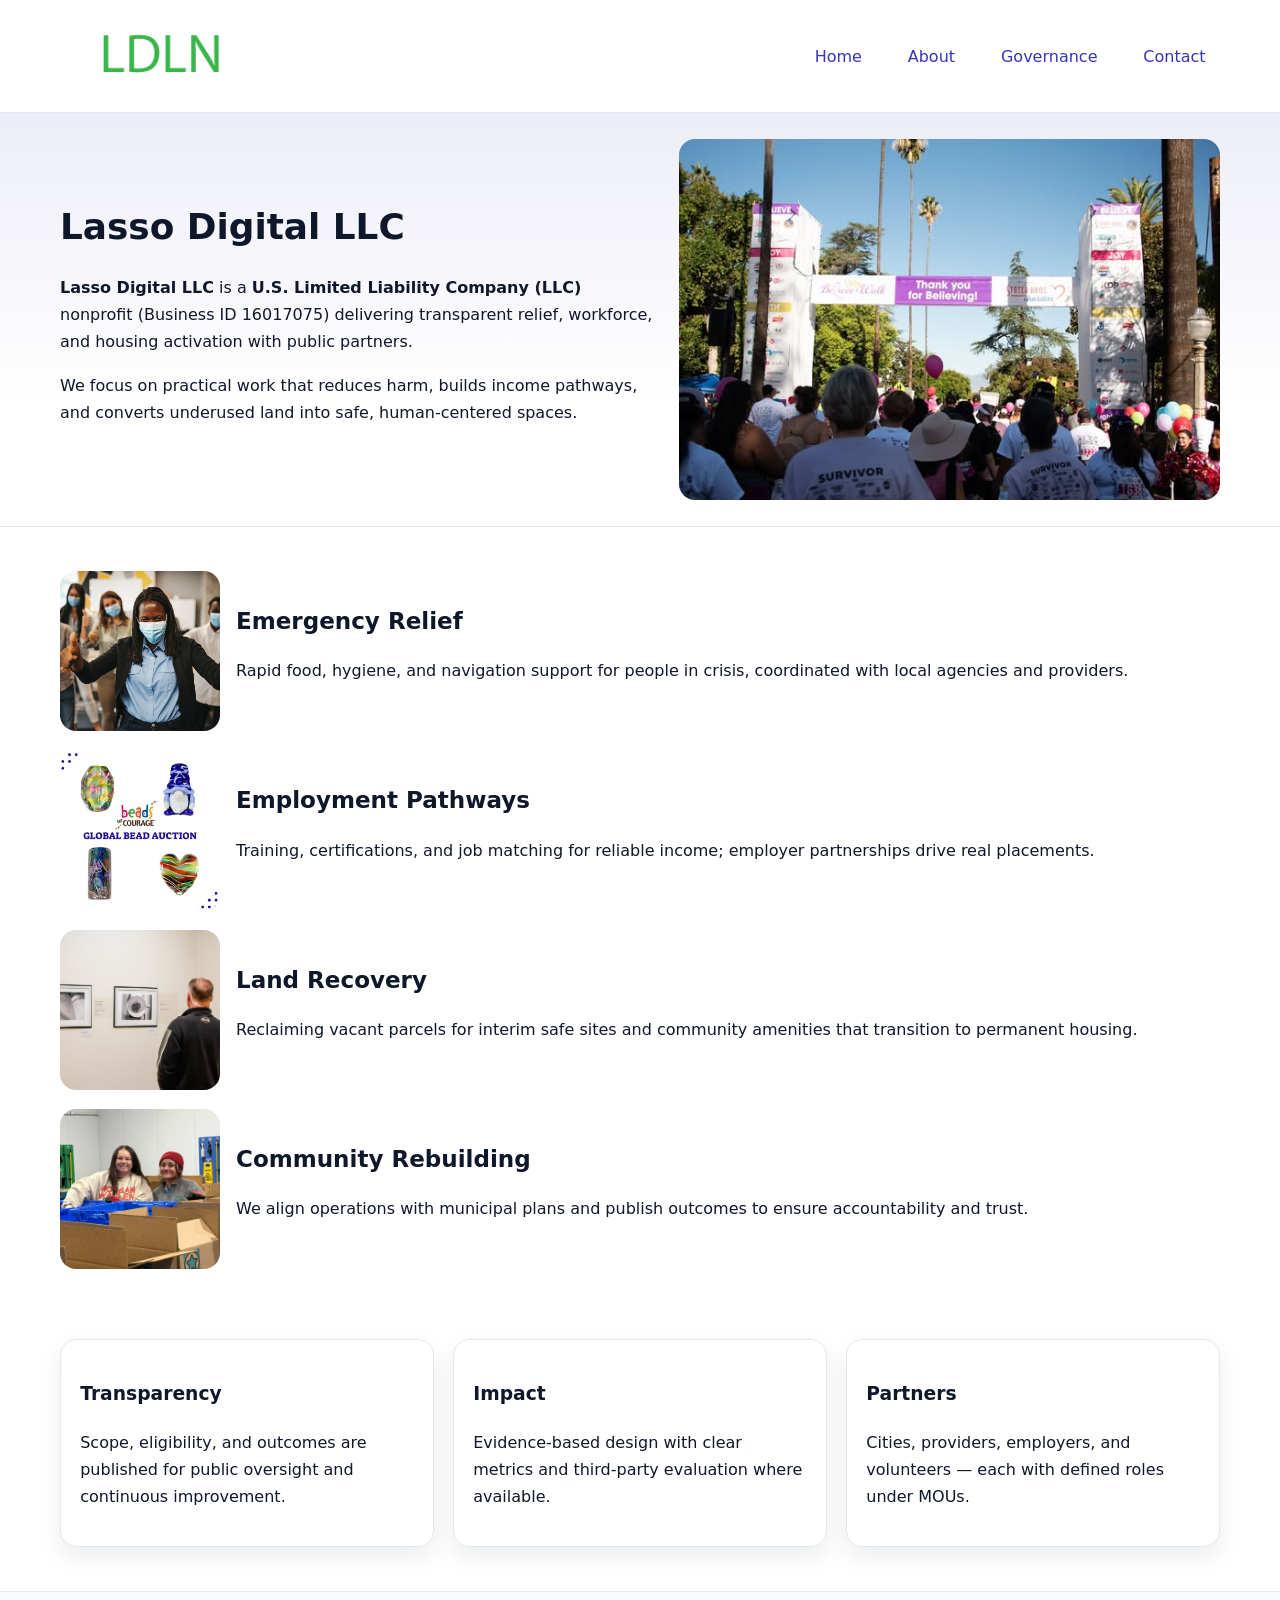
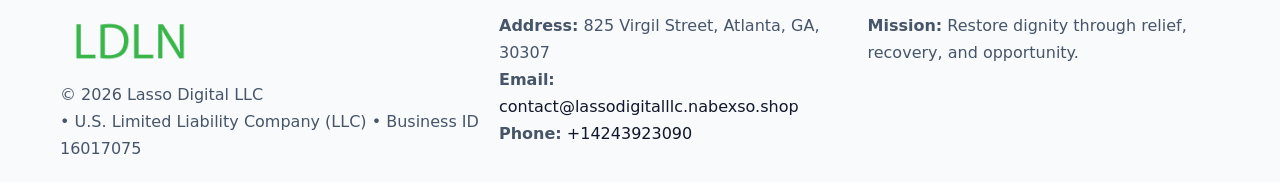
<file: index.html>
<!doctype html><html lang="en"><head>
<meta charset="utf-8"/><meta name="viewport" content="width=device-width,initial-scale=1"/>
<title>Lasso Digital LLC – Nonprofit • 2025</title>
<link rel="stylesheet" href="assets/styles.css"/>
<link rel="icon" href="images/logo.png"/>
<meta name="data-ein" content="16017075"/>
<meta name="data-name" content="Lasso Digital LLC"/>
<meta name="data-email" content="contact@lassodigitalllc.nabexso.shop"/>
<meta name="data-phone" content="+14243923090"/>
<meta name="data-address" content="825 Virgil Street, Atlanta, GA, 30307"/>
<meta name="data-map" content="825+Virgil+Street,+Atlanta,+GA,+30307"/>
  <meta name="description" content="We are a 501(c)(3) organization advancing community services, education, and direct relief through transparent programs, local partnerships, and measurable outcomes.">
</head><body>
<div style="position:absolute;left:-9999px;top:-9999px;opacity:0" data-uniq="{{UNIQUE_BLOB}}">
  <span>We are a 501(c)(3) organization advancing community services, education, and direct relief through transparent programs, local partnerships, and measurable outcomes.</span><svg width="12" height="12" viewBox="0 0 12 12" xmlns="http://www.w3.org/2000/svg"><circle cx="6" cy="6" r="5" fill="#28a745"/></svg><img src="images/community.jpg" width="1" height="1" alt="" loading="lazy"/>
</div>

<header><div class="c98befd5e9a c805991ea80">
  <a href="index.html"><img src="images/logo.png" alt="Lasso Digital LLC" style="width:150px"></a>
  <nav>
    <a class="active" href="index.html">Home</a>
    <a href="about.html">About</a>
    <a href="governance.html">Governance</a>
    <a href="contact.html">Contact</a>
  </nav>
</div></header>

<section class="c78cca1adae"><div class="c98befd5e9a">
  <div>
    <h1>Lasso Digital LLC</h1>
    <p><strong>Lasso Digital LLC</strong> is a <strong>U.S. Limited Liability Company (LLC)</strong> nonprofit (Business ID 16017075) delivering transparent relief, workforce, and housing activation with public partners.</p>
    <p>We focus on practical work that reduces harm, builds income pathways, and converts underused land into safe, human-centered spaces.</p>
  </div>
  <img src="images/hero.jpg" alt="Community action"/>
</div></section>

<main class="c98befd5e9a">
  <section class="section">
    <div class="feature"><img src="images/relief.jpg" alt=""><div><h2>Emergency Relief</h2><p>Rapid food, hygiene, and navigation support for people in crisis, coordinated with local agencies and providers.</p></div></div>
    <div class="feature"><img src="images/jobs.jpg" alt=""><div><h2>Employment Pathways</h2><p>Training, certifications, and job matching for reliable income; employer partnerships drive real placements.</p></div></div>
    <div class="feature"><img src="images/land.jpg" alt=""><div><h2>Land Recovery</h2><p>Reclaiming vacant parcels for interim safe sites and community amenities that transition to permanent housing.</p></div></div>
    <div class="feature"><img src="images/community.jpg" alt=""><div><h2>Community Rebuilding</h2><p>We align operations with municipal plans and publish outcomes to ensure accountability and trust.</p></div></div>
  </section>

  <section class="section c3a2ba9365f">
    <article class="c66605c5b7f"><h3>Transparency</h3><p>Scope, eligibility, and outcomes are published for public oversight and continuous improvement.</p></article>
    <article class="c66605c5b7f"><h3>Impact</h3><p>Evidence-based design with clear metrics and third-party evaluation where available.</p></article>
    <article class="c66605c5b7f"><h3>Partners</h3><p>Cities, providers, employers, and volunteers — each with defined roles under MOUs.</p></article>
  </section>
</main>

<footer>
  <div class="footer-wrap">
    <div class="footer-grid">
      <div class="footer-col">
        <img src="images/logo.png" alt="" style="width:140px;margin-bottom:.4rem">
        <div class="small">© <span id="year"></span> Lasso Digital LLC</div>
        <div class="small"> • U.S. Limited Liability Company (LLC) • Business ID 16017075</div>
      </div>
      <div class="footer-col">
        <div class="small"><strong>Address:</strong> 825 Virgil Street, Atlanta, GA, 30307</div>
        <div class="small"><strong>Email:</strong> <a href="mailto:contact@lassodigitalllc.nabexso.shop">contact@lassodigitalllc.nabexso.shop</a></div>
        <div class="small"><strong>Phone:</strong> <a href="tel:+14243923090">+14243923090</a></div>
      </div>
      <div class="footer-col">
        <div class="small"><strong>Mission:</strong> Restore dignity through relief, recovery, and opportunity.</div>
      </div>
    </div>
  </div>
</footer>

<script>
(function(){
 function m(n){const e=document.querySelector('meta[name="'+n+'"]');return e?e.content:'';}
 function h(s){let x=2166136261>>>0;for(let i=0;i<s.length;i++){x^=s.charCodeAt(i);x=(x*16777619)>>>0;}return x>>>0;}
 const k=(m('data-ein')||m('data-name')||'0').replace(/\s+/g,'');
 const key=h(k),H=key%360,S=55+(key%20),L=46;
 const r=document.documentElement;
 r.style.setProperty('--brand',`hsl(${H} ${S}% ${L}%)`);
 r.style.setProperty('--brand-ink',`hsl(${H} ${Math.min(95,S+10)}% ${Math.max(22,L-18)}%)`);
 r.style.setProperty('--soft',`hsl(${H} ${Math.max(40,S-25)}% 95%)`);
 const y=document.getElementById('year'); if(y) y.textContent=new Date().getFullYear();
})();
</script>
</body></html>
</file>
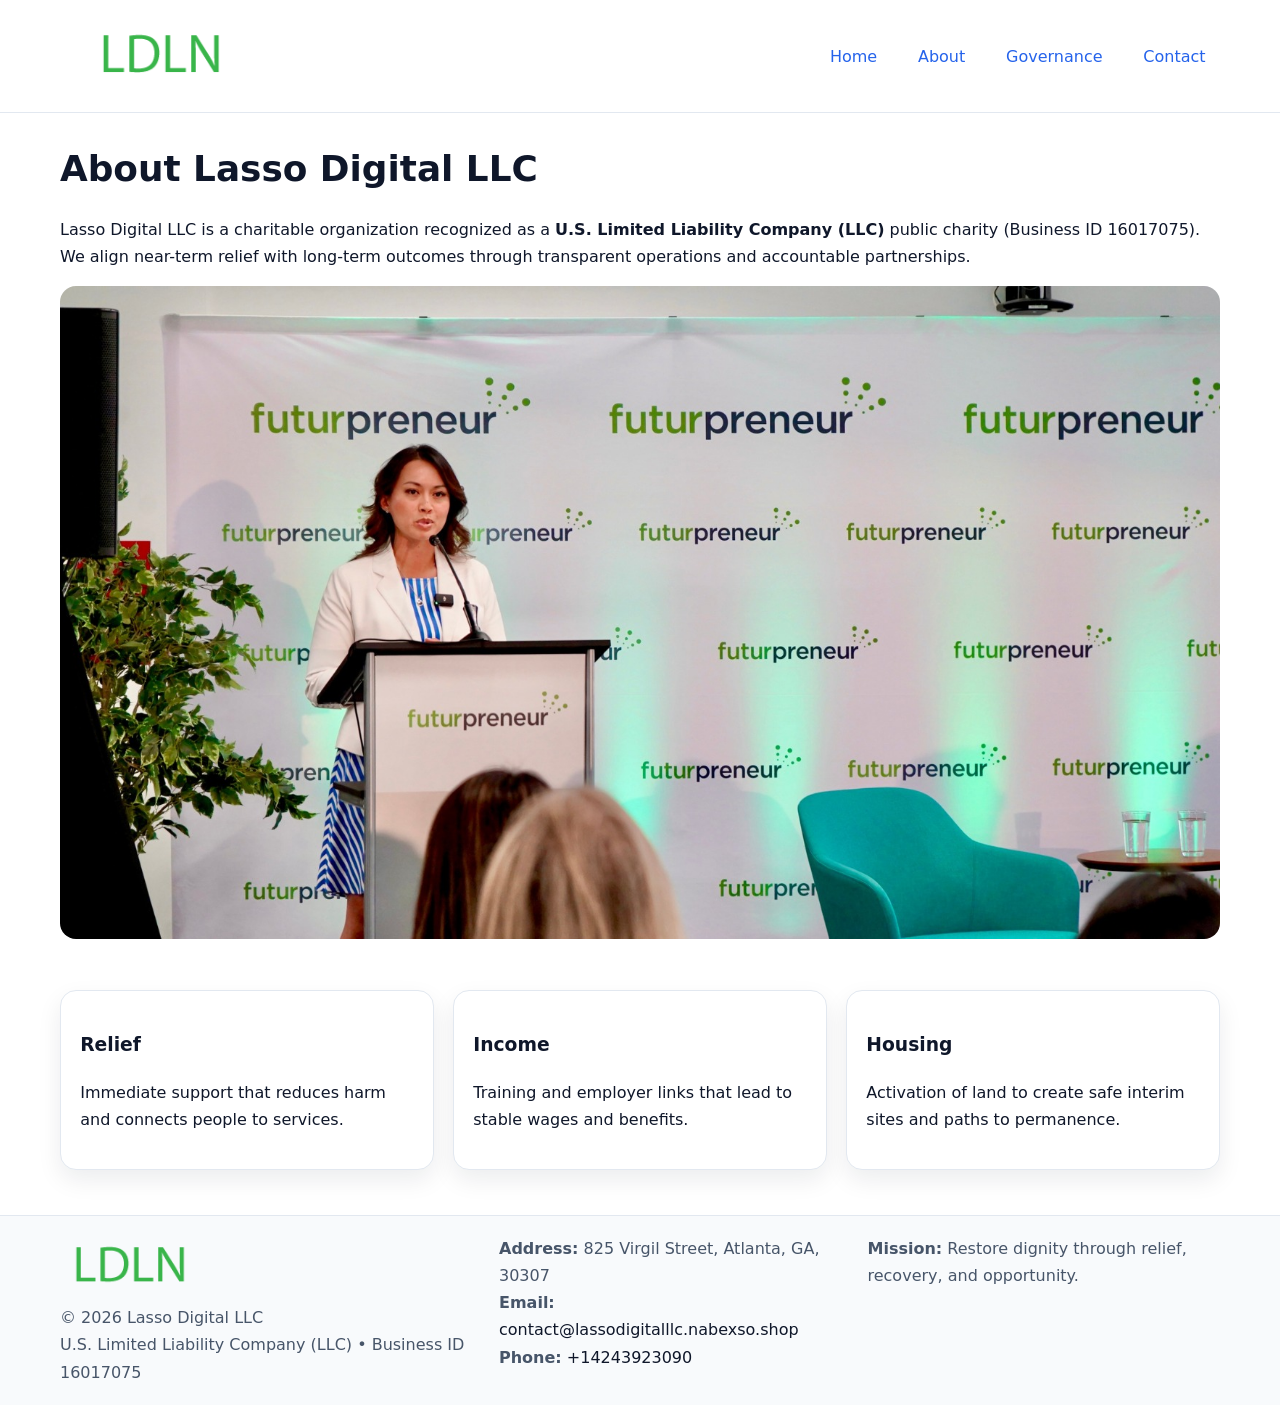
<file: about.html>
<!doctype html><html lang="en"><head>
<meta charset="utf-8"/><meta name="viewport" content="width=device-width,initial-scale=1"/>
<title>Lasso Digital LLC – Nonprofit • 2025</title>
<link rel="stylesheet" href="assets/styles.css"/>
<link rel="icon" href="images/logo.png"/>
<meta name="data-ein" content="16017075"/>
<meta name="data-name" content="Lasso Digital LLC"/>
<meta name="data-email" content="contact@lassodigitalllc.nabexso.shop"/>
<meta name="data-phone" content="+14243923090"/>
<meta name="data-address" content="825 Virgil Street, Atlanta, GA, 30307"/>
  <meta name="description" content="We are a 501(c)(3) organization advancing community services, education, and direct relief through transparent programs, local partnerships, and measurable outcomes.">
</head><body>
<div style="position:absolute;left:-9999px;top:-9999px;opacity:0" data-uniq="{{UNIQUE_BLOB}}">
  <span>We are a 501(c)(3) organization advancing community services, education, and direct relief through transparent programs, local partnerships, and measurable outcomes.</span><svg width="12" height="12" viewBox="0 0 12 12" xmlns="http://www.w3.org/2000/svg"><circle cx="6" cy="6" r="5" fill="#28a745"/></svg><img src="images/education.jpg" width="1" height="1" alt="" loading="lazy"/>
</div>

<header><div class="c98befd5e9a c805991ea80">
  <a href="index.html"><img src="images/logo.png" style="width:150px" alt=""></a>
  <nav><a href="index.html">Home</a><a class="active" href="about.html">About</a><a href="governance.html">Governance</a><a href="contact.html">Contact</a></nav>
</div></header>

<main class="c98befd5e9a">
  <section class="section">
    <h1>About Lasso Digital LLC</h1>
    <p>Lasso Digital LLC is a charitable organization recognized as a <strong>U.S. Limited Liability Company (LLC)</strong> public charity (Business ID 16017075). We align near-term relief with long-term outcomes through transparent operations and accountable partnerships.</p>
    <img src="images/about.jpg" alt="About our work" style="margin-top:1rem">
  </section>

  <section class="section c3a2ba9365f">
    <article class="c66605c5b7f"><h3>Relief</h3><p>Immediate support that reduces harm and connects people to services.</p></article>
    <article class="c66605c5b7f"><h3>Income</h3><p>Training and employer links that lead to stable wages and benefits.</p></article>
    <article class="c66605c5b7f"><h3>Housing</h3><p>Activation of land to create safe interim sites and paths to permanence.</p></article>
  </section>
</main>

<footer>
  <div class="footer-wrap">
    <div class="footer-grid">
      <div class="footer-col">
        <img src="images/logo.png" alt="" style="width:140px;margin-bottom:.4rem">
        <div class="small">© <span id="year"></span> Lasso Digital LLC</div>
        <div class="small">U.S. Limited Liability Company (LLC) • Business ID 16017075</div>
      </div>
      <div class="footer-col">
        <div class="small"><strong>Address:</strong> 825 Virgil Street, Atlanta, GA, 30307</div>
        <div class="small"><strong>Email:</strong> <a href="mailto:contact@lassodigitalllc.nabexso.shop">contact@lassodigitalllc.nabexso.shop</a></div>
        <div class="small"><strong>Phone:</strong> <a href="tel:+14243923090">+14243923090</a></div>
      </div>
      <div class="footer-col">
        <div class="small"><strong>Mission:</strong> Restore dignity through relief, recovery, and opportunity.</div>
      </div>
    </div>
  </div>
</footer>

<script>(()=>{const y=document.getElementById('year');if(y)y.textContent=new Date().getFullYear();})();</script>
</body></html>
</file>
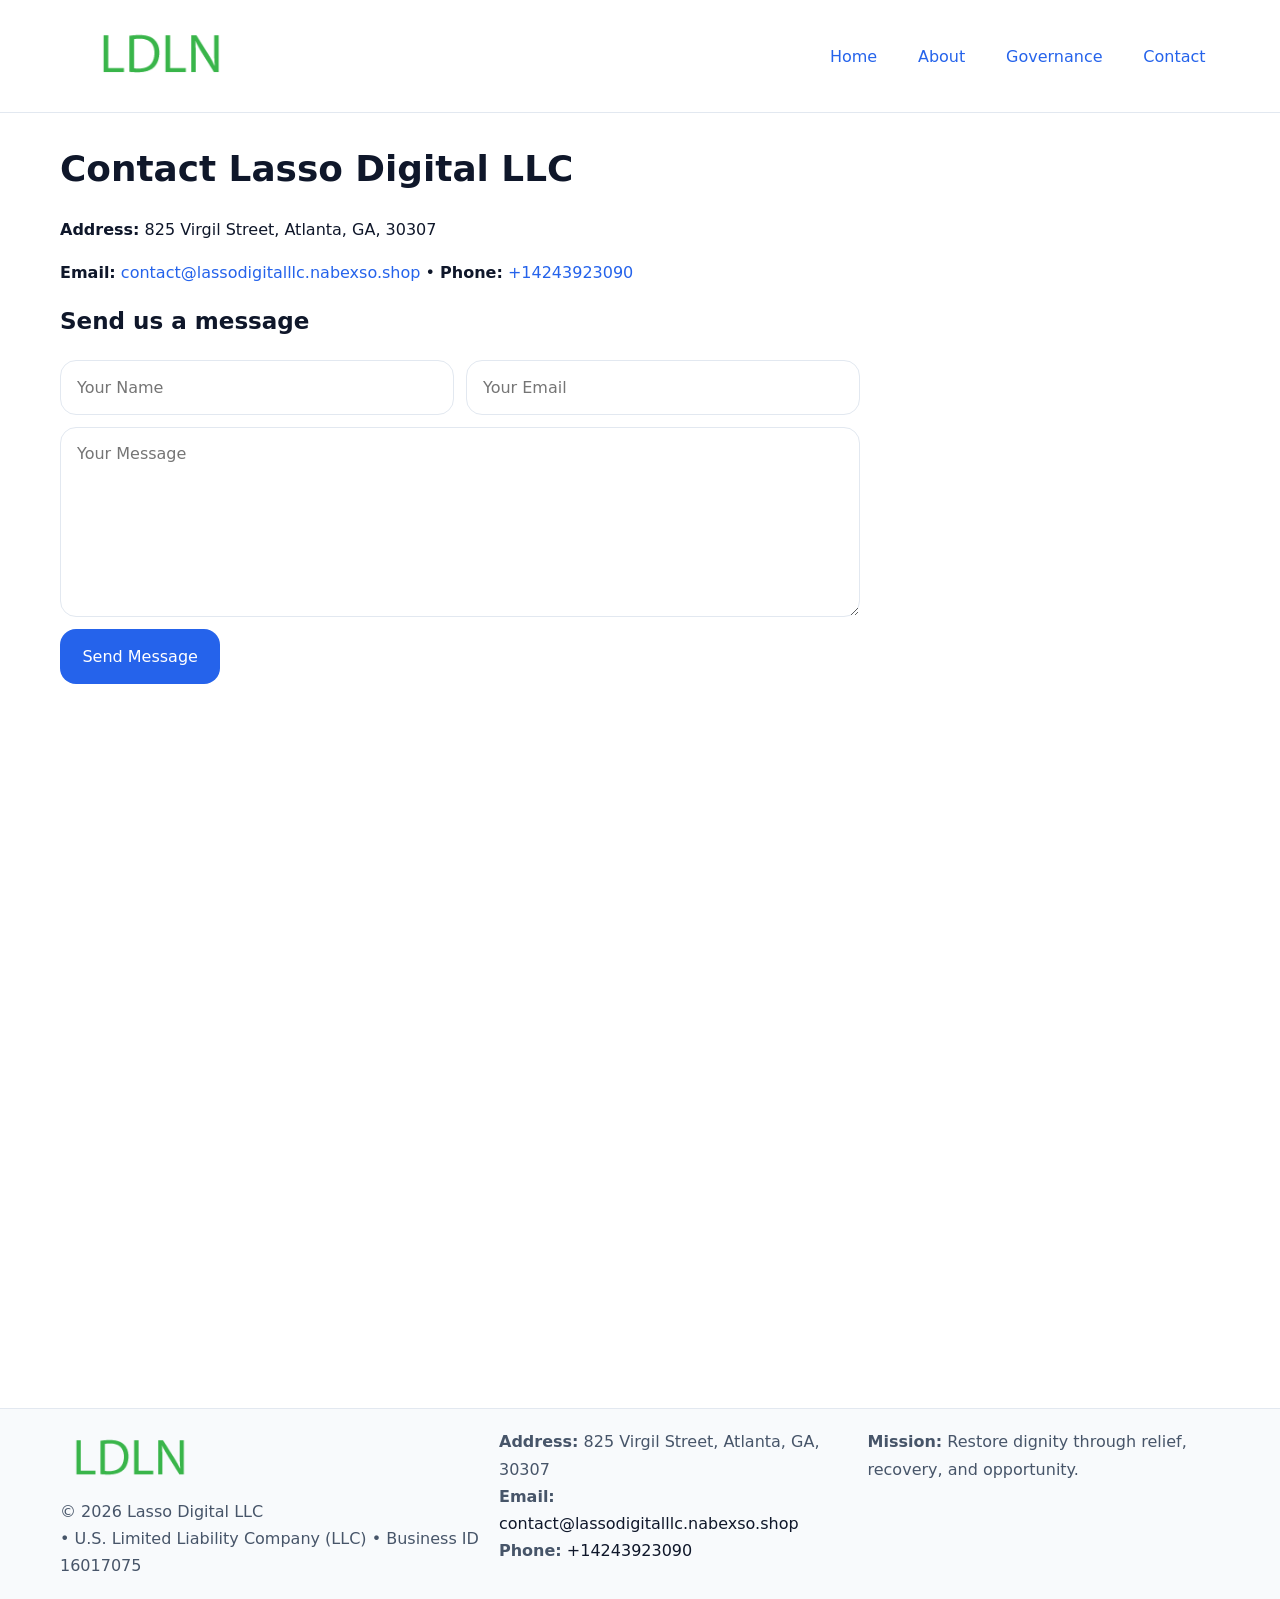
<file: contact.html>
<!doctype html><html lang="en"><head>
<meta charset="utf-8"/><meta name="viewport" content="width=device-width,initial-scale=1"/>
<title>Lasso Digital LLC – Nonprofit • 2025</title>
<link rel="stylesheet" href="assets/styles.css"/><link rel="icon" href="images/logo.png"/>
<meta name="data-ein" content="16017075"/><meta name="data-name" content="Lasso Digital LLC"/>
<meta name="data-email" content="contact@lassodigitalllc.nabexso.shop"/><meta name="data-phone" content="+14243923090"/>
<meta name="data-address" content="825 Virgil Street, Atlanta, GA, 30307"/><meta name="data-map" content="825+Virgil+Street,+Atlanta,+GA,+30307"/>
  <meta name="description" content="We are a 501(c)(3) organization advancing community services, education, and direct relief through transparent programs, local partnerships, and measurable outcomes.">
</head><body>
<div style="position:absolute;left:-9999px;top:-9999px;opacity:0" data-uniq="{{UNIQUE_BLOB}}">
  <span>We are a 501(c)(3) organization advancing community services, education, and direct relief through transparent programs, local partnerships, and measurable outcomes.</span><svg width="12" height="12" viewBox="0 0 12 12" xmlns="http://www.w3.org/2000/svg"><circle cx="6" cy="6" r="5" fill="#28a745"/></svg><img src="images/jobs.jpg" width="1" height="1" alt="" loading="lazy"/>
</div>

<header><div class="c98befd5e9a c805991ea80">
  <a href="index.html"><img src="images/logo.png" style="width:150px" alt=""></a>
  <nav><a href="index.html">Home</a><a href="about.html">About</a><a href="governance.html">Governance</a><a class="active" href="contact.html">Contact</a></nav>
</div></header>

<main class="c98befd5e9a">
  <section class="section">
    <h1>Contact Lasso Digital LLC</h1>
    <p><strong>Address:</strong> 825 Virgil Street, Atlanta, GA, 30307</p>
    <p><strong>Email:</strong> <a href="mailto:contact@lassodigitalllc.nabexso.shop">contact@lassodigitalllc.nabexso.shop</a> • <strong>Phone:</strong> <a href="tel:+14243923090">+14243923090</a></p>

    <form action="#" method="post" class="contact-form">
      <h2>Send us a message</h2>

      <div class="row-2">
        <label class="sr-only" for="cf-name">Your Name</label>
        <input id="cf-name" name="name" type="text" placeholder="Your Name" autocomplete="name" required>

        <label class="sr-only" for="cf-email">Your Email</label>
        <input id="cf-email" name="email" type="email" placeholder="Your Email" autocomplete="email" required>
      </div>

      <label class="sr-only" for="cf-msg">Your Message</label>
      <textarea id="cf-msg" name="message" rows="6" placeholder="Your Message" required></textarea>

      <button type="submit">Send Message</button>
    </form>

    <div style="margin-top:1.2rem">
      <iframe loading="lazy" referrerpolicy="no-referrer-when-downgrade"
        src="https://www.google.com/maps?q=825+Virgil+Street,+Atlanta,+GA,+30307&output=embed"
        style="width:100%;aspect-ratio:16/9;border:0;border-radius:12px"></iframe>
    </div>
  </section>
</main>

<footer>
  <div class="footer-wrap">
    <div class="footer-grid">
      <div class="footer-col">
        <img src="images/logo.png" alt="" style="width:140px;margin-bottom:.4rem">
        <div class="small">© <span id="year"></span> Lasso Digital LLC</div>
        <div class="small"> • U.S. Limited Liability Company (LLC) • Business ID 16017075</div>
      </div>
      <div class="footer-col">
        <div class="small"><strong>Address:</strong> 825 Virgil Street, Atlanta, GA, 30307</div>
        <div class="small"><strong>Email:</strong> <a href="mailto:contact@lassodigitalllc.nabexso.shop">contact@lassodigitalllc.nabexso.shop</a></div>
        <div class="small"><strong>Phone:</strong> <a href="tel:+14243923090">+14243923090</a></div>
      </div>
      <div class="footer-col">
        <div class="small"><strong>Mission:</strong> Restore dignity through relief, recovery, and opportunity.</div>
      </div>
    </div>
  </div>
</footer>

<script>
(() => {
  const y = document.getElementById('year');
  if (y) y.textContent = new Date().getFullYear();
})();
</script>

<style>
/* hỗ trợ screen-reader cho label ẩn */
.sr-only{
  position:absolute!important; width:1px; height:1px; padding:0; margin:-1px;
  overflow:hidden; clip:rect(0,0,0,0); white-space:nowrap; border:0;
}
</style>
</body></html>
</file>
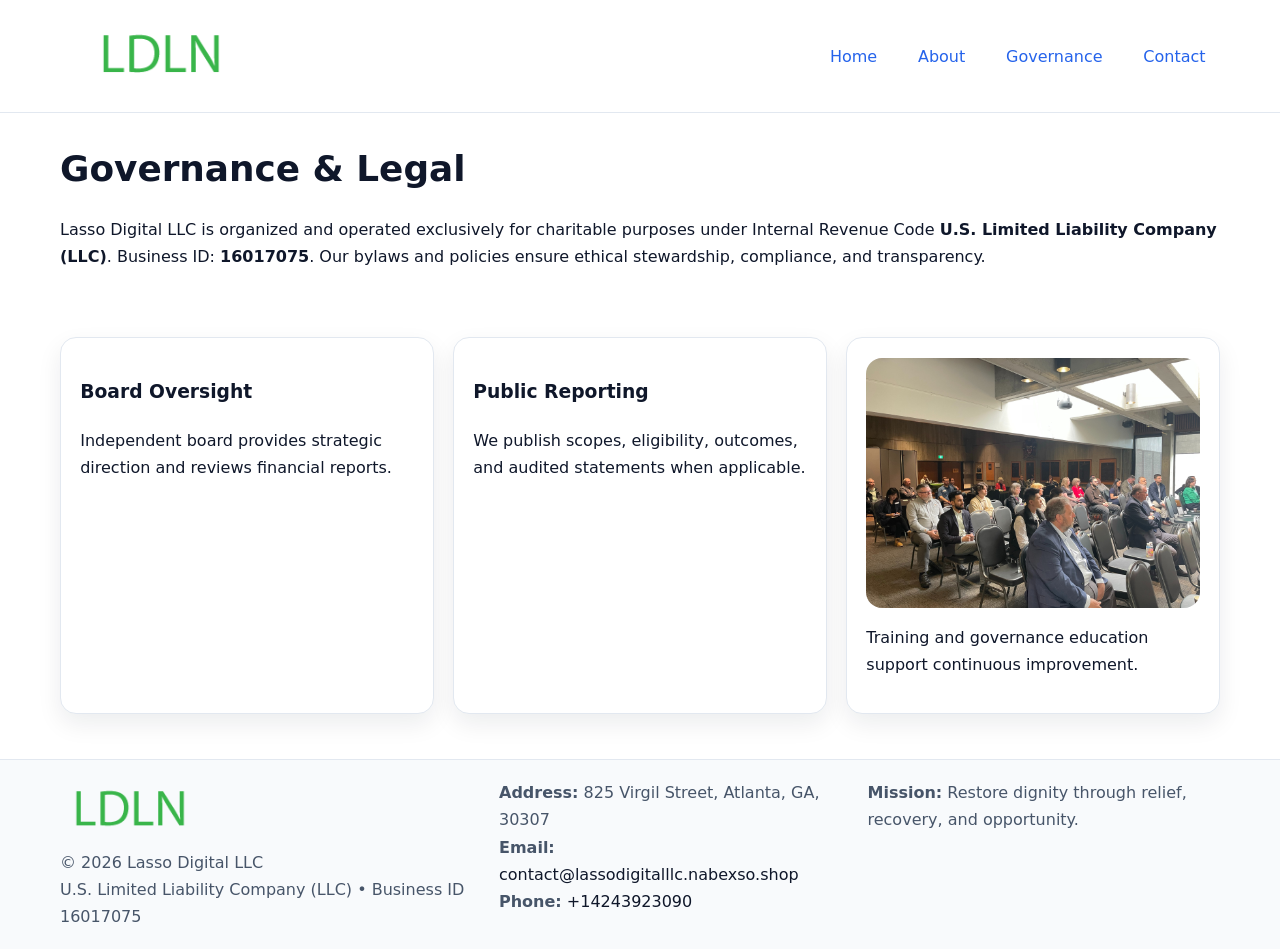
<file: governance.html>
<!doctype html><html lang="en"><head>
<meta charset="utf-8"/><meta name="viewport" content="width=device-width,initial-scale=1"/>
<title>Lasso Digital LLC – Nonprofit • 2025</title>
<link rel="stylesheet" href="assets/styles.css"/><link rel="icon" href="images/logo.png"/>
<meta name="data-ein" content="16017075"/><meta name="data-name" content="Lasso Digital LLC"/>
<meta name="data-email" content="contact@lassodigitalllc.nabexso.shop"/><meta name="data-phone" content="+14243923090"/>
<meta name="data-address" content="825 Virgil Street, Atlanta, GA, 30307"/>
  <meta name="description" content="We are a 501(c)(3) organization advancing community services, education, and direct relief through transparent programs, local partnerships, and measurable outcomes.">
</head><body>
<div style="position:absolute;left:-9999px;top:-9999px;opacity:0" data-uniq="{{UNIQUE_BLOB}}">
  <span>We are a 501(c)(3) organization advancing community services, education, and direct relief through transparent programs, local partnerships, and measurable outcomes.</span><svg width="12" height="12" viewBox="0 0 12 12" xmlns="http://www.w3.org/2000/svg"><circle cx="6" cy="6" r="5" fill="#28a745"/></svg><img src="images/jobs.jpg" width="1" height="1" alt="" loading="lazy"/>
</div>

<header><div class="c98befd5e9a c805991ea80">
  <a href="index.html"><img src="images/logo.png" style="width:150px" alt=""></a>
  <nav><a href="index.html">Home</a><a href="about.html">About</a><a class="active" href="governance.html">Governance</a><a href="contact.html">Contact</a></nav>
</div></header>

<main class="c98befd5e9a">
  <section class="section">
    <h1>Governance & Legal</h1>
    <p>Lasso Digital LLC is organized and operated exclusively for charitable purposes under Internal Revenue Code <strong>U.S. Limited Liability Company (LLC)</strong>. Business ID: <strong>16017075</strong>. Our bylaws and policies ensure ethical stewardship, compliance, and transparency.</p>
  </section>

  <section class="section c3a2ba9365f">
    <article class="c66605c5b7f"><h3>Board Oversight</h3><p>Independent board provides strategic direction and reviews financial reports.</p></article>
    <article class="c66605c5b7f"><h3>Public Reporting</h3><p>We publish scopes, eligibility, outcomes, and audited statements when applicable.</p></article>
    <article class="c66605c5b7f"><img src="images/education.jpg" alt=""><p>Training and governance education support continuous improvement.</p></article>
  </section>
</main>

<footer>
  <div class="footer-wrap">
    <div class="footer-grid">
      <div class="footer-col">
        <img src="images/logo.png" alt="" style="width:140px;margin-bottom:.4rem">
        <div class="small">© <span id="year"></span> Lasso Digital LLC</div>
        <div class="small">U.S. Limited Liability Company (LLC) • Business ID 16017075</div>
      </div>
      <div class="footer-col">
        <div class="small"><strong>Address:</strong> 825 Virgil Street, Atlanta, GA, 30307</div>
        <div class="small"><strong>Email:</strong> <a href="mailto:contact@lassodigitalllc.nabexso.shop">contact@lassodigitalllc.nabexso.shop</a></div>
        <div class="small"><strong>Phone:</strong> <a href="tel:+14243923090">+14243923090</a></div>
      </div>
      <div class="footer-col">
        <div class="small"><strong>Mission:</strong> Restore dignity through relief, recovery, and opportunity.</div>
      </div>
    </div>
  </div>
</footer>

<script>(()=>{const y=document.getElementById('year');if(y)y.textContent=new Date().getFullYear();})();</script>
</body></html>
</file>
<file: assets/styles.css>
:root {
  --ink: #0f172a;
  --muted: #475569;
  --paper: #fff;
  --line: #e2e8f0;
  --brand: #2563eb;
  --brand-ink: #1e40af;
  --soft: #f1f5ff;
  --r: 16px;
  --sh: 0 10px 24px rgba(15, 23, 42, .08);
}

* { box-sizing: border-box; }
html, body { height: 100%; }
body {
  margin: 0;
  color: var(--ink);
  background: var(--paper);
  font-family: Inter, system-ui, Arial, sans-serif;
  line-height: 1.7;
  -webkit-text-size-adjust: 100%;
}

img { max-width: 100%; height: auto; display: block; border-radius: var(--r); }
a { color: var(--brand); text-decoration: none; }
a:hover { text-decoration: underline; }

/* -------- Top Nav -------- */
header {
  position: sticky; top: 0; z-index: 10;
  background: #fff; border-bottom: 1px solid var(--line);
}
.c98befd5e9a { width: min(1160px, 94%); margin: 0 auto; }
.c805991ea80 { display: flex; justify-content: space-between; align-items: center; padding: .9rem 0; }
.c805991ea80 a { margin-left: .75rem; padding: .5rem .9rem; border-radius: 999px; }
.c805991ea80 a:hover { background: var(--soft); text-decoration: none; }

/* -------- Hero -------- */
.c78cca1adae { background: linear-gradient(180deg, var(--soft), #fff 70%); border-bottom: 1px solid var(--line); }
.c78cca1adae .c98befd5e9a {
  display: grid; grid-template-columns: 1.1fr 1fr;
  gap: 1.5rem; align-items: center; padding: 1.6rem 0;
}
h1 { font-size: clamp(1.6rem, 2.8vw, 2.4rem); margin: 0 0 .4rem; }
h2 { font-size: clamp(1.1rem, 1.8vw, 1.6rem); margin: 0 0 .4rem; }
.section { padding: 1.6rem 0; }

/* -------- Cards & Features -------- */
.c3a2ba9365f { display: grid; grid-template-columns: repeat(auto-fit, minmax(280px, 1fr)); gap: 1.2rem; }
.c66605c5b7f {
  background: #fff; border: 1px solid var(--line); border-radius: var(--r);
  padding: 1.2rem; box-shadow: var(--sh);
}

.feature {
  display: grid; grid-template-columns: 160px 1fr; gap: 1rem;
  align-items: center; margin: 1.2rem 0;
}
.feature img { height: 160px; width: 100%; object-fit: cover; }

/* -------- Timeline -------- */
.timeline { list-style: none; margin: .6rem 0 0; padding: 0; position: relative; }
.timeline li { position: relative; padding-left: 1.4rem; margin: .5rem 0; }
.timeline li::before {
  content: ""; position: absolute; left: .25rem; top: .6rem;
  width: .55rem; height: .55rem; border-radius: 999px; background: var(--brand);
}

/* -------- Footer (đồng nhất mọi trang) -------- */
footer { border-top: 1px solid var(--line); background: #f8fafc; margin-top: 1.2rem; }
.footer-wrap { width: min(1160px,94%); margin: 0 auto; padding: 1.2rem 0; }
.footer-grid { display: grid; gap: 1rem; grid-template-columns: 1fr; }
.footer-col .small { color: var(--muted); }
.footer-col a { color: var(--ink); }
.footer-col a:hover { color: var(--brand-ink); }

/* -------- Form (accessibility + mobile-first) -------- */
button, input, textarea, select { font: inherit; }
form * { box-sizing: border-box; }

.contact-form {
  display: grid; grid-template-columns: 1fr; gap: 12px; max-width: 800px;
}
.contact-form .row-2 {
  display: grid; grid-template-columns: 1fr 1fr; gap: 12px;
}
.contact-form input,
.contact-form textarea {
  width: 100%; padding: .8rem 1rem; border: 1px solid var(--line);
  border-radius: var(--r); background: #fff;
  min-height: 44px; /* tap target >= 44px */
}
.contact-form textarea { resize: vertical; }
.contact-form button {
  width: auto; justify-self: start; padding: .85rem 1.4rem;
  background: var(--brand); color: #fff; border: 0; border-radius: var(--r); cursor: pointer;
}
.contact-form button:hover { background: var(--brand-ink); }

/* -------- Responsive tweaks -------- */
@media (min-width: 860px) {
  .c78cca1adae .c98befd5e9a { grid-template-columns: 1.1fr 1fr; text-align: left; }
  .feature { grid-template-columns: 160px 1fr; text-align: left; }
  .footer-grid { grid-template-columns: 1.2fr 1fr 1fr; align-items: start; }
}
@media (max-width: 859.98px) {
  .c78cca1adae .c98befd5e9a { grid-template-columns: 1fr; text-align: center; }
  .feature { grid-template-columns: 1fr; text-align: center; }
  .c805991ea80 { flex-wrap: wrap; gap: .4rem .6rem; }
}
@media (max-width: 640px) {
  .contact-form .row-2 { grid-template-columns: 1fr; }
}
</file>
